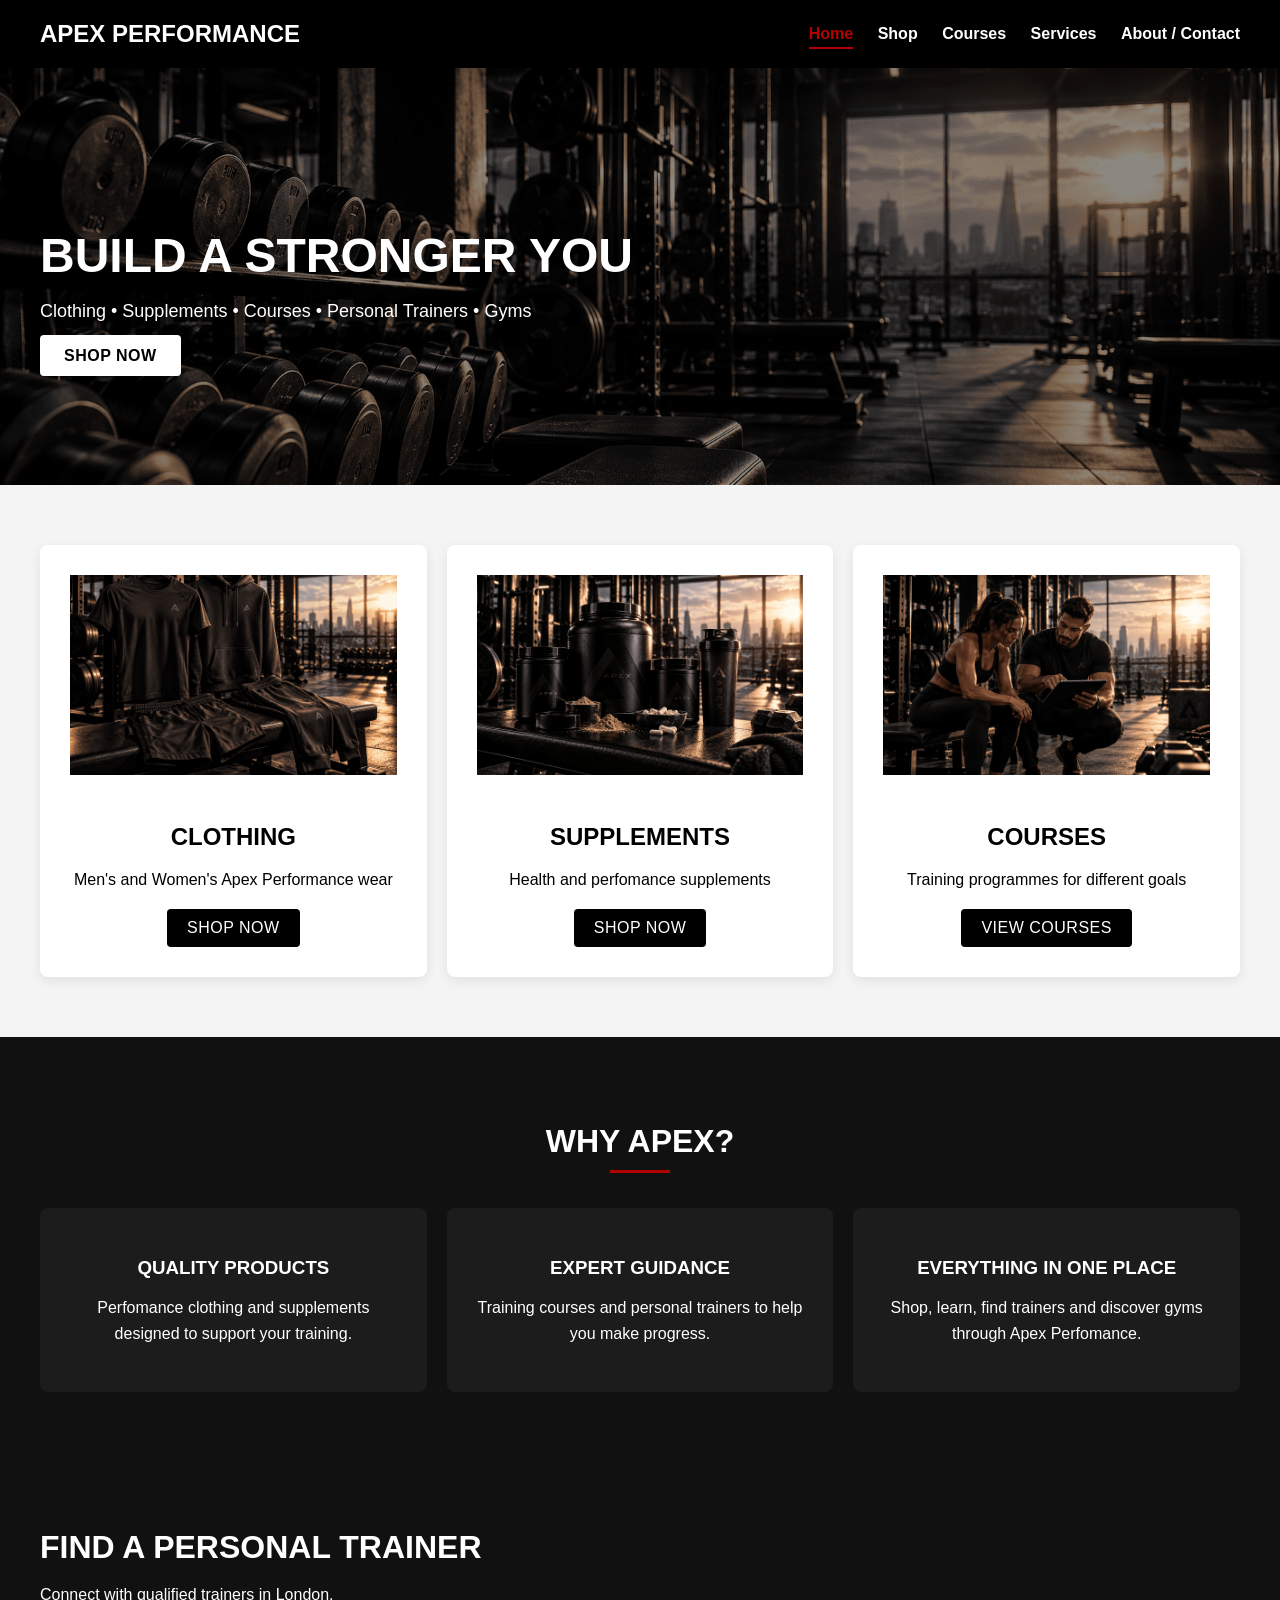
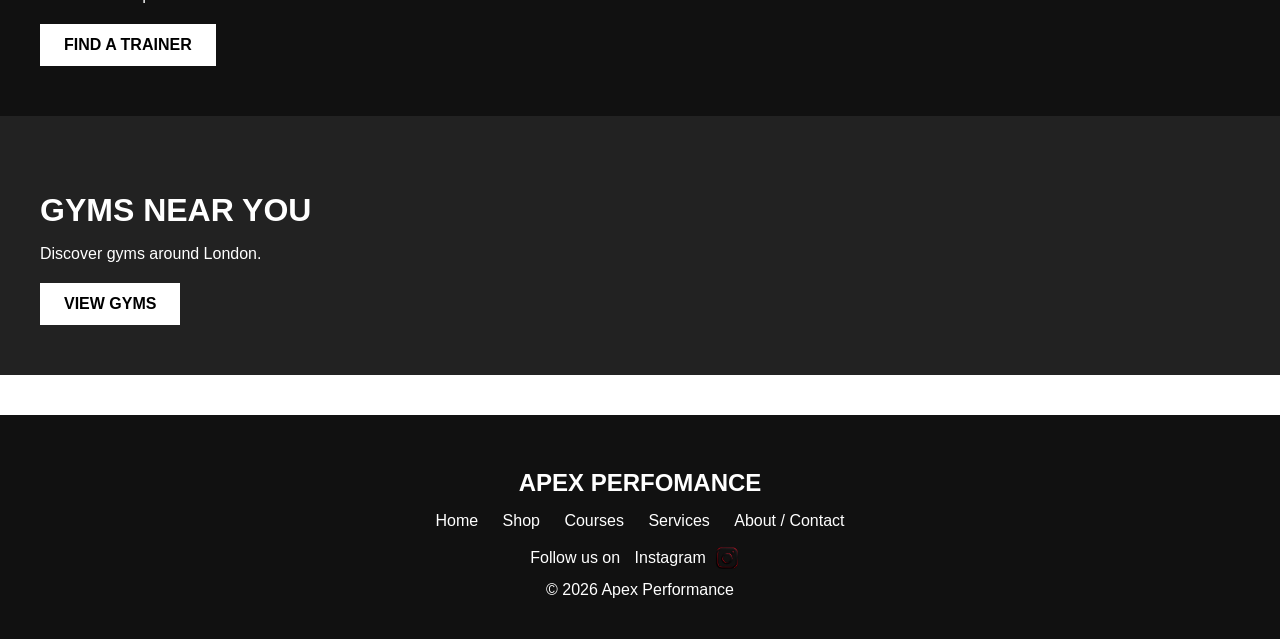
<file: index.html>
<!DOCTYPE html>
<html lang="en">

<head>
    <meta charset="UTF-8">
    <meta name="viewport" content="width=device-width", initial-scale=1.0>
    <title>Apex Perfomance</title>
    <link rel="stylesheet" href="css/style.css">
</head>

<body>

    <header>
        <h1>APEX PERFORMANCE</h1>

        <nav>
            <a href="index.html" class="active">Home</a>
            <div class="dropdown">
                <a href="shop.html">Shop</a>
                <div class="dropdown-menu">
                    <a href="shop.html#MEN">Men's Clothes</a>
                    <a href="shop.html#WOMEN">Women's Clothes</a>
                    <a href="shop.html#Supplements">Supplements</a>
                </div>
            </div>
            <a href="courses.html">Courses</a>
            <div class="dropdown">
                <a href="trainers.html">Services</a>
                <div class="dropdown-menu">
                    <a href="trainers.html#trainer">Trainers</a>
                    <a href="trainers.html#gyms">Gyms</a>
                </div>
            </div>
            <a href="contact.html">About / Contact</a>
        </nav>
    </header>
   

    <section class="hero">
        <div class="Hero-text">
            <h2>BUILD A STRONGER YOU</h2>

            <p>
                Clothing • Supplements • Courses • Personal Trainers • Gyms
            </p>

            <a href="shop.html" class="hero-button">SHOP NOW</a>
        </div>
    </section>

    <section class="categories">

        <div class="category-card">
            <img src="images/clothing.png" alt="Apex clothing">

            <h3>CLOTHING</h3>
            <p>Men's and Women's Apex Performance wear</p>
            <a href="shop.html">SHOP NOW</a>
        </div>

        <div class="category-card">
            <img src="images/supplements.png" alt="Apex supplements">

            <h3>SUPPLEMENTS</h3>
            <p>Health and perfomance supplements</p>
            <a href="shop.html#Supplements">SHOP NOW</a>
        </div>

        <div class="category-card">
            <img src="images/courses.png" alt="Apex courses">

            <h3>COURSES</h3>
            <p>Training programmes for different goals</p>
            <a href="courses.html">VIEW COURSES</a>
        </div>

    </section>

    <section class="why-apex">
        <h2>WHY APEX?</h2>
        <div class="why-cards">
            <div class="why-card">
                <h3>QUALITY PRODUCTS</h3>
                <p>Perfomance clothing and supplements designed to support your training.</p>
            </div>

            <div class="why-card">
                <h3>EXPERT GUIDANCE</h3>
                <p>Training courses and personal trainers to help you make progress.</p>
            </div>

            <div class="why-card">
                <h3>EVERYTHING IN ONE PLACE</h3>
                <p>Shop, learn, find trainers and discover gyms through Apex Perfomance.</p>
            </div>

        </div>

    </section>

    <section class="trainer-section">
        <h2>FIND A PERSONAL TRAINER</h2>
        <p>Connect with qualified trainers in London.</p>
        <a href="trainers.html">FIND A TRAINER</a>
    </section>

    <section class="gym-section">
        <h2>GYMS NEAR YOU</h2>
        <p>Discover gyms around London.</p>
        <a href="trainers.html">VIEW GYMS</a>
    </section>

    <footer>
        <h3>APEX PERFOMANCE</h3>

        <p>
            <a href="index.html">Home</a>
            <a href="shop.html">Shop</a>
            <a href="courses.html">Courses</a>
            <a href="trainers.html">Services</a>
            <a href="contact.html">About / Contact</a>

        </p>

        <p class="social-links">
            Follow us on
            <a href="https://www.instagram.com/dani.fortunaa/" target="_blank" rel="noopener">
                Instagram
                <img src="images/Glossy Black and Crimson Instagram Icon.png" alt="Instagram Logo">
            </a>
        </p>

        <p>© 2026 Apex Performance</p>

    </footer>

</body>

</html>
</file>
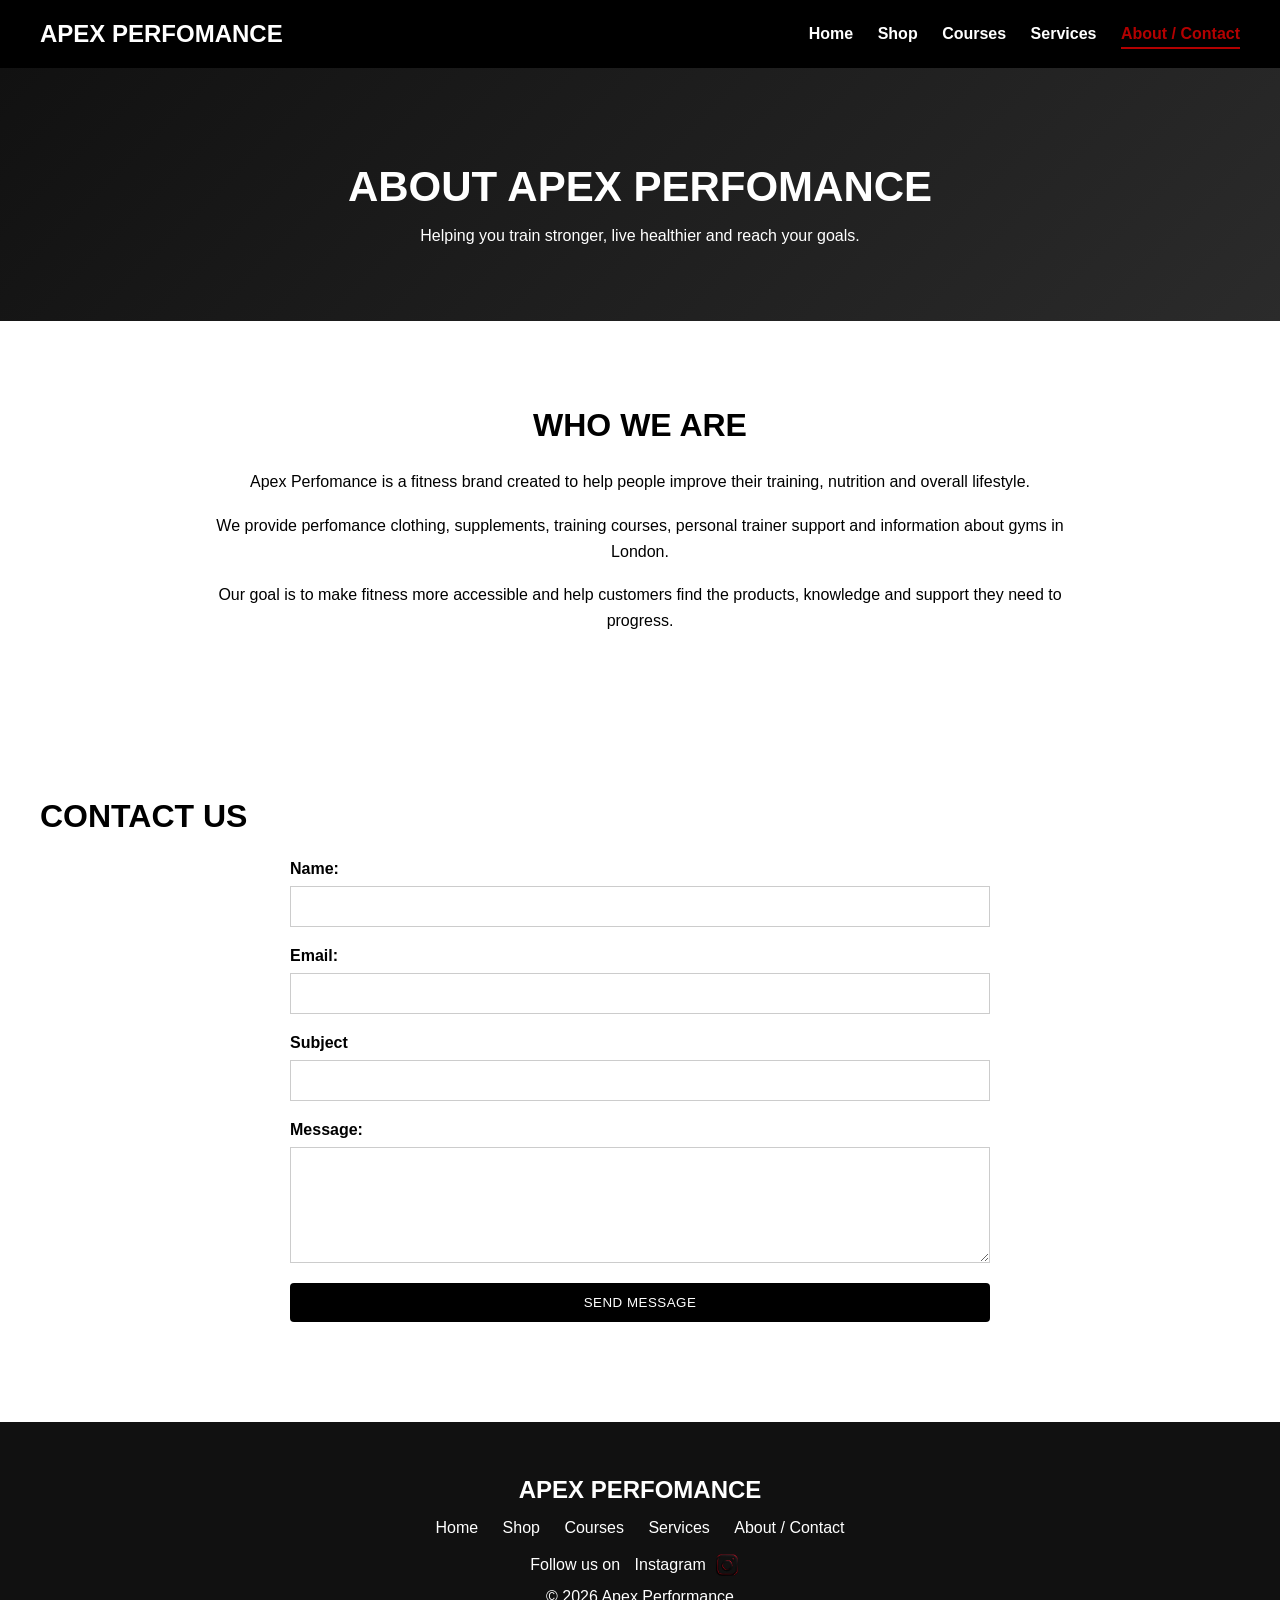
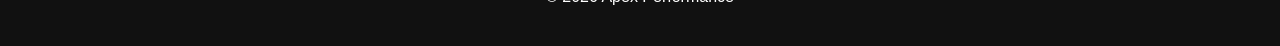
<file: contact.html>
<!DOCTYPE html>
<html lang="en">

<head>
    <meta charset="UTF-8">
    <meta name="viewport" content="width=device-width, initial-scale=1.0">
    <title>Apex Perfomance - About & Contact</title>
    <link rel="stylesheet" href="css/style.css">
</head>

<body>

    <header>
        <h1>APEX PERFOMANCE</h1>

        <nav>
            <a href="index.html">Home</a>
            <div class="dropdown">
                <a href="shop.html">Shop</a>
                <div class="dropdown-menu">
                    <a href="shop.html#MEN">Men's Clothes</a>
                    <a href="shop.html#WOMEN">Women's Clothes</a>
                    <a href="shop.html#Supplements">Supplements</a>
                </div>
            </div>
            <a href="courses.html">Courses</a>
            <div class="dropdown">
                <a href="trainers.html">Services</a>
                <div class="dropdown-menu">
                    <a href="trainers.html#trainer">Trainers</a>
                    <a href="trainers.html#gyms">Gyms</a>
                </div>
            </div>
            <a href="contact.html" class="active">About / Contact</a>
        </nav>
    </header>

    <main>

        <section class="contact-hero">
            <h2>ABOUT APEX PERFOMANCE</h2>
            <p>Helping you train stronger, live healthier and reach your goals.</p>
        </section>

        <section class="about-section">
            <h2>WHO WE ARE</h2>
            <p>
                Apex Perfomance is a fitness brand created to help people improve their training, nutrition and overall lifestyle.
            </p>

            <p>
                We provide perfomance clothing, supplements, training courses, personal trainer support and information about gyms in London.
            </p>

            <p>
                Our goal is to make fitness more accessible and help customers find the products, knowledge and support they need to progress.
            </p>
        </section>

        <section class="contact-section">
            <h2>CONTACT US</h2>
            <form>

                <label for="name">Name:</label>
                <input type="text" id="name" name="name">

                <label for="email">Email:</label>
                <input type="email" id="email" name="email">
                
                <label for="subject">Subject</label>
                <input type="text" id="subject" name="subject">

                <label for="message">Message:</label>
                <textarea id="message" name="message" rows="6"></textarea>

                <button type="submit">SEND MESSAGE</button>
            </form>

        </section>
    </main>

    <footer>
        <h3>APEX PERFOMANCE</h3>

        <p>
            <a href="index.html">Home</a>
            <a href="shop.html">Shop</a>
            <a href="courses.html">Courses</a>
            <a href="trainers.html">Services</a>
            <a href="contact.html">About / Contact</a>
        </p>
        <p class="social-links">
            Follow us on
            <a href="https://www.instagram.com/dani.fortunaa/" target="_blank" rel="noopener">
                Instagram
                <img src="images/Glossy Black and Crimson Instagram Icon.png" alt="Instagram Logo">
            </a>
        </p>
        <p>© 2026 Apex Performance</p>
    </footer>
</body>
</html>
</file>
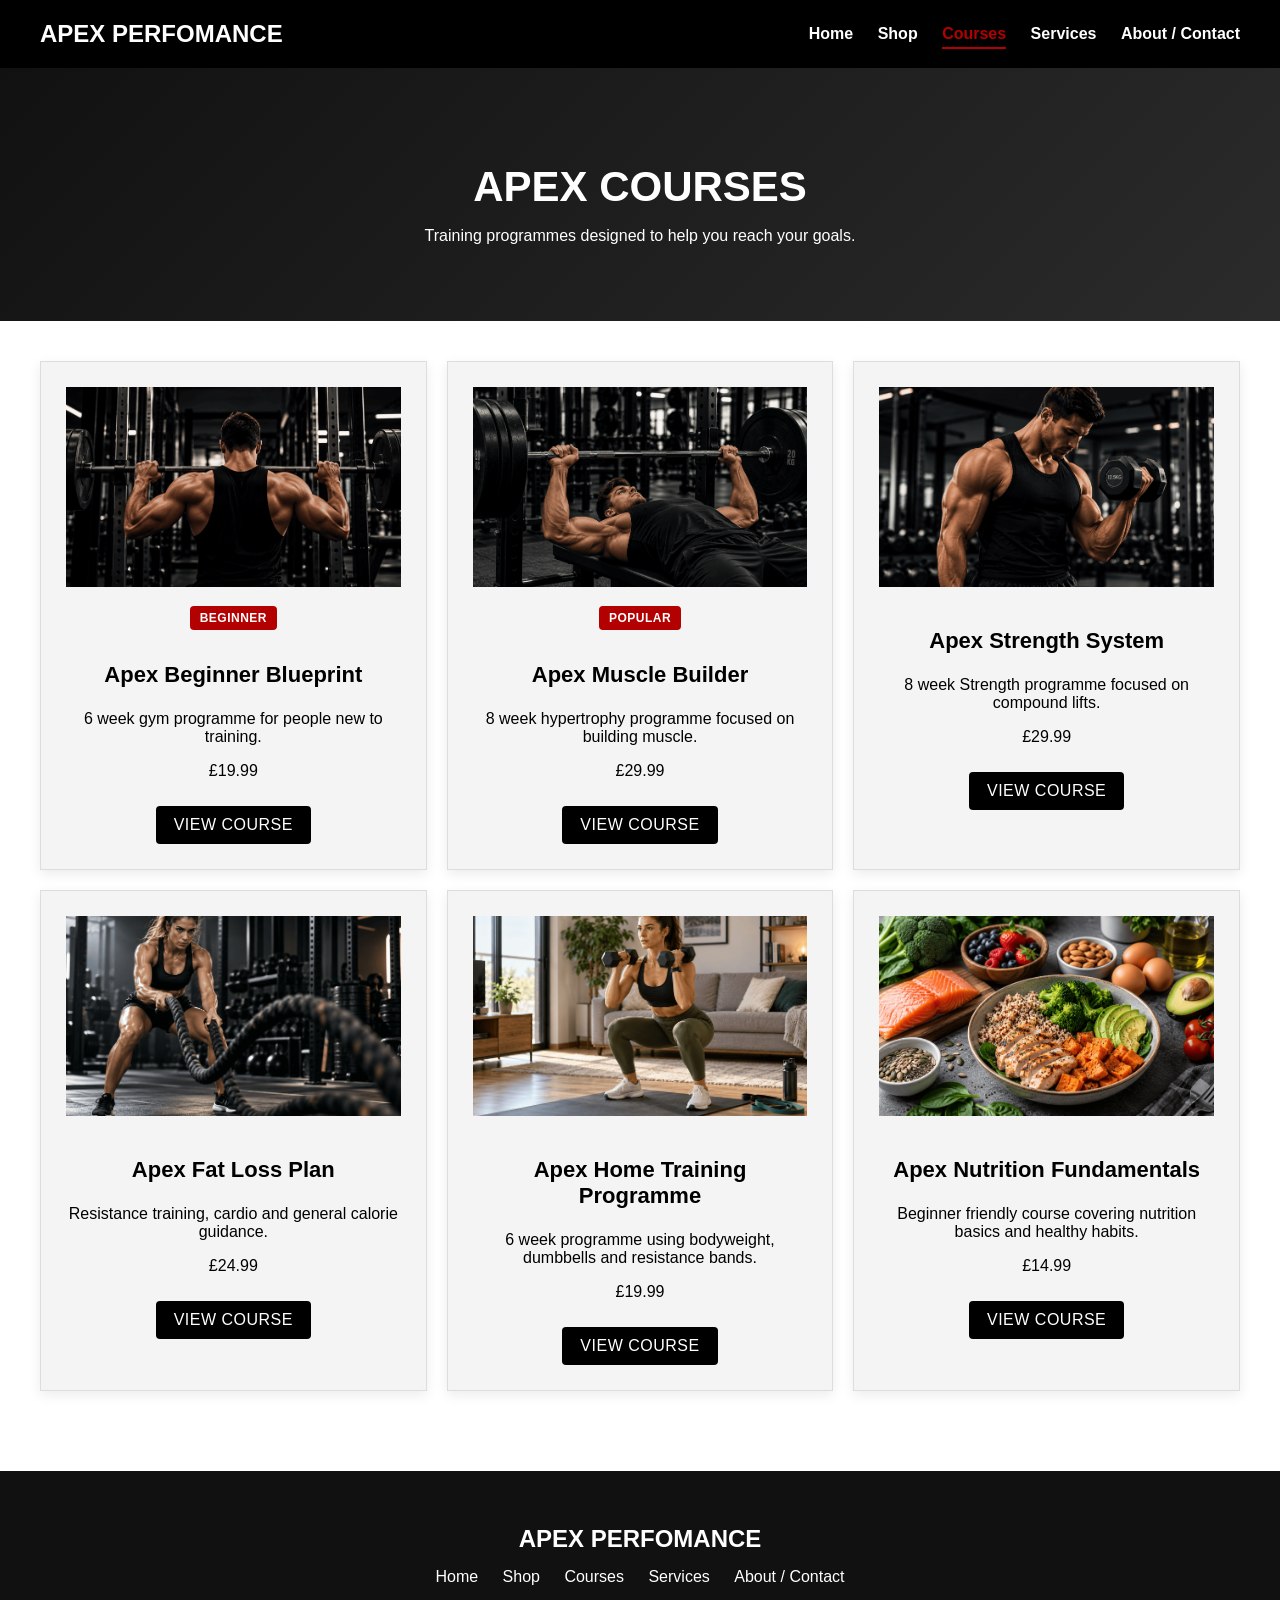
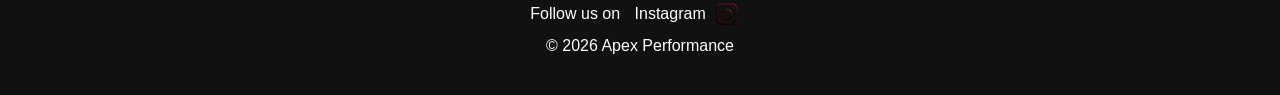
<file: courses.html>
<!DOCTYPE html>
<html lang="en">

<head>
    <meta charset="UTF-8">
    <meta name="viewport" content="width=device-width, initial-scale=1.0">
    <title>Apex Perfomance Courses</title>
    <link rel="stylesheet" href="css/style.css">
</head>

<body>

    <header>
        <h1>APEX PERFOMANCE</h1>

        <nav>
            <a href="index.html">Home</a>
            <div class="dropdown">
                <a href="shop.html">Shop</a>
                <div class="dropdown-menu">
                    <a href="shop.html#MEN">Men's Clothes</a>
                    <a href="shop.html#WOMEN">Women's Clothes</a>
                    <a href="shop.html#Supplements">Supplements</a>
                </div>
            </div>
            <a href="courses.html" class="active">Courses</a>
            <div class="dropdown">
                <a href="trainers.html">Services</a>
                <div class="dropdown-menu">
                    <a href="trainers.html#trainer">Trainers</a>
                    <a href="trainers.html#gyms">Gyms</a>
                </div>
            </div>
            <a href="contact.html">About / Contact</a>
        </nav>
    </header>


    <main>

        <section class="courses-hero">
            <h2>APEX COURSES</h2>
            <p>Training programmes designed to help you reach your goals.</p>
        </section>

        <section class="courses-section">

            <div class="course-card">
                <img src="images/beginner.png" alt="Apex Beginner Blueprint">
                <span class="badge">BEGINNER</span>
                     
                <h3>Apex Beginner Blueprint</h3>
                <p>6 week gym programme for people new to training.</p>
                <p>£19.99</p>
                <a href="#">VIEW COURSE</a>
            </div>

            <div class="course-card">
                <img src="images/muscle.png" alt="Apex Muscle Builder">
                <span class="badge">POPULAR</span>

                <h3>Apex Muscle Builder</h3>
                <p>8 week hypertrophy programme focused on building muscle.</p>
                <p>£29.99</p>
                <a href="#">VIEW COURSE</a>
            </div>

            <div class="course-card">
                <img src="images/Focused Dumbbell Curl in the Gym.png" alt="Apex Strength System">

                <h3>Apex Strength System</h3>
                <p>8 week Strength programme focused on compound lifts.</p>
                <p>£29.99</p>
                <a href="#">VIEW COURSE</a>
            </div>

            <div class="course-card">
                <img src="images/Intense Battle Rope Training Session.png" alt="Apex Fat Loss Plan">

                <h3>Apex Fat Loss Plan</h3>
                <p>Resistance training, cardio and general calorie guidance.</p>
                <p>£24.99</p>
                <a href="#">VIEW COURSE</a>
            </div>

            <div class="course-card">
                <img src="images/Home Living Room Dumbbell Squat.png" alt="Apex Home Training Programme">

                <h3>Apex Home Training Programme</h3>
                <p>6 week programme using bodyweight, dumbbells and resistance bands.</p>
                <p>£19.99</p>
                <a href="#">VIEW COURSE</a>
            </div>

            <div class="course-card">
                <img src="images/Healthy Grilled Chicken Buddha Bowl.png" alt="Apex Nutrition Fundamentals">

                <h3>Apex Nutrition Fundamentals</h3>
                <p>Beginner friendly course covering nutrition basics and healthy habits.</p>
                <p>£14.99</p>
                <a href="#">VIEW COURSE</a>
            </div>

        </section>

    </main>

    <footer>
        <h3>APEX PERFOMANCE</h3>

        <p>
            <a href="index.html">Home</a>
            <a href="shop.html">Shop</a>
            <a href="courses.html">Courses</a>
            <a href="trainers.html">Services</a>
            <a href="contact.html">About / Contact</a>
        </p>
        <p class="social-links">
            Follow us on
            <a href="https://www.instagram.com/dani.fortunaa/" target="_blank" rel="noopener">
                Instagram
                <img src="images/Glossy Black and Crimson Instagram Icon.png" alt="Instagram Logo">
            </a>
        </p>

        <p>© 2026 Apex Performance</p>
    </footer>

</body>
</html>
</file>
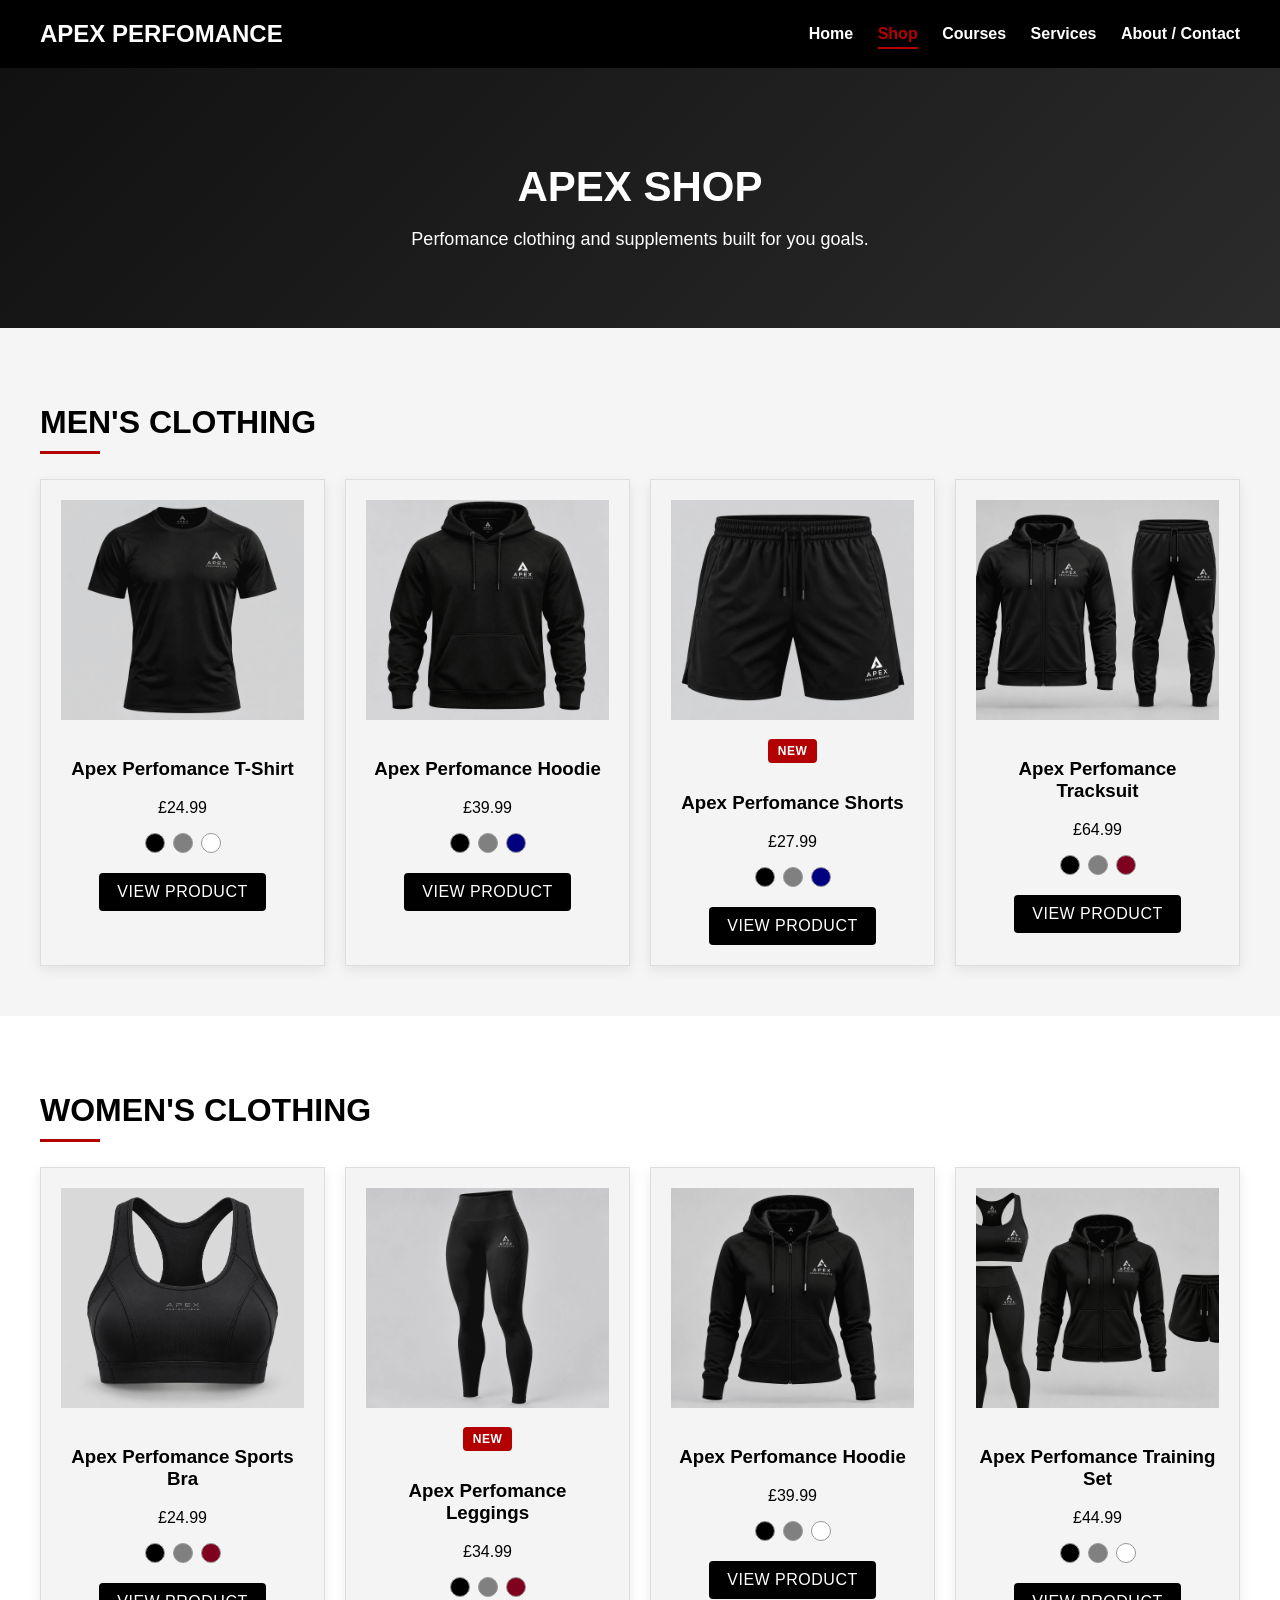
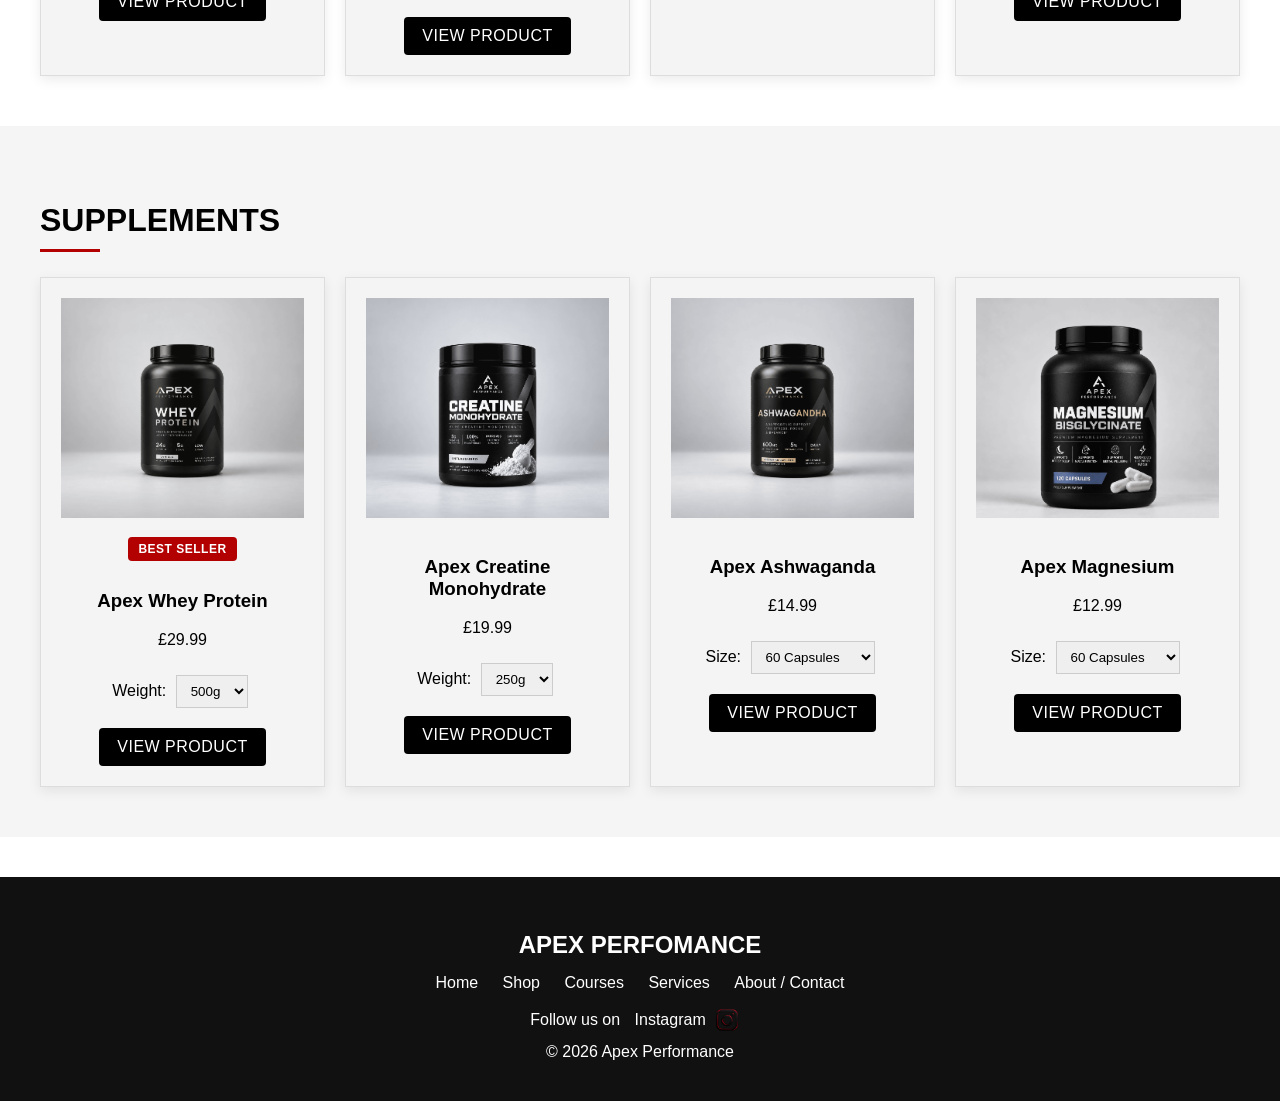
<file: shop.html>
<!DOCTYPE html>
<html lang="en">

<head>
    <meta charset="UTF-8">
    <meta name="viewport" content="width=device-width, initial-scale=1.0">
    <title>Apex Perfomance Shop</title>
    <link rel="stylesheet" href="css/style.css">
</head>

<body>

    <header>
        <h1>APEX PERFOMANCE</h1>

        <nav>
            <a href="index.html">Home</a>
            <div class="dropdown">
                <a href="shop.html" class="active">Shop</a>
                <div class="dropdown-menu">
                    <a href="shop.html#MEN">Men's Clothes</a>
                    <a href="shop.html#WOMEN">Women's Clothes</a>
                    <a href="shop.html#Supplements">Supplements</a>
                </div>
            </div>
            <a href="courses.html">Courses</a>
            <div class="dropdown">
                <a href="trainers.html">Services</a>
                <div class="dropdown-menu">
                    <a href="trainers.html#trainer">Trainers</a>
                    <a href="trainers.html#gyms">Gyms</a>
                </div>
            </div>
            <a href="contact.html">About / Contact</a>
        </nav>
    </header>

    <main>
        <section class="shop-hero">
        <h2>APEX SHOP</h2>
        <p>Perfomance clothing and supplements built for you goals.</p>
       </section>

        <section id="MEN" class="shop-section">

            <h2>MEN'S CLOTHING</h2>

            <div class="products">
                <div class="product-card">
                    <img src="images/T-shirt.png" alt="Apex Perfomance T-Shirt">

                    <h3>Apex Perfomance T-Shirt</h3>
                    <p>£24.99</p>

                    <div class="colour-options">
                        <span class="colour black"></span>
                        <span class="colour grey"></span>
                        <span class="colour white"></span>
                    </div>

                    <a href="#">VIEW PRODUCT</a>
                </div>

                <div class="product-card">
                    <img src="images/blackhoodie.png" alt="Apex Perfomance Hoodie">

                    <h3>Apex Perfomance Hoodie</h3>
                    <p>£39.99</p>
                     <div class="colour-options">
                        <span class="colour black"></span>
                        <span class="colour grey"></span>
                        <span class="colour navy"></span>
                    </div>
                    
                    <a href="#">VIEW PRODUCT</a>
                </div>

                <div class="product-card">
                    <img src="images/blackshorts.png" alt="Apex Perfomance Shorts">
                    <span class="badge">NEW</span>

                    <h3>Apex Perfomance Shorts</h3>
                    <p>£27.99</p>
                     <div class="colour-options">
                        <span class="colour black"></span>
                        <span class="colour grey"></span>
                        <span class="colour navy"></span>
                    </div>

                    <a href="#">VIEW PRODUCT</a>
                </div>

                <div class="product-card">
                    <img src="images/tracksuit1.png" alt="Apex Perfomance Tracksuit">

                    <h3>Apex Perfomance Tracksuit</h3>
                    <p>£64.99</p>
                     <div class="colour-options">
                        <span class="colour black"></span>
                        <span class="colour grey"></span>
                        <span class="colour burgundy"></span>
                    </div>
                    
                    <a href="#">VIEW PRODUCT</a>
                </div>

            </div>

        </section>

        <section id="WOMEN" class="shop-section">

            <h2>WOMEN'S CLOTHING</h2>

            <div class="products">

                <div class="product-card">
                    <img src="images/Black Apex Performance Sports Bra.png" alt="Apex Perfomance Sports Bra">

                    <h3>Apex Perfomance Sports Bra</h3>
                    <p>£24.99</p>

                     <div class="colour-options">
                        <span class="colour black"></span>
                        <span class="colour grey"></span>
                        <span class="colour burgundy"></span>
                    </div>
                    
                    <a href="#">VIEW PRODUCT</a>
                </div>

                <div class="product-card">
                    <img src="images/Black Apex Performance Leggings.png" alt="Apex Perfomance Leggings">
                    <span class="badge">NEW</span>
                    
                    <h3>Apex Perfomance Leggings</h3>
                    <p>£34.99</p>

                     <div class="colour-options">
                        <span class="colour black"></span>
                        <span class="colour grey"></span>
                        <span class="colour burgundy"></span>
                    </div>
                    
                    <a href="#">VIEW PRODUCT</a>
                </div>

                <div class="product-card">
                    <img src="images/Black Apex Performance Hoodie.png" alt="Apex Perfomance Hoodie">

                    <h3>Apex Perfomance Hoodie</h3>
                    <p>£39.99</p>

                     <div class="colour-options">
                        <span class="colour black"></span>
                        <span class="colour grey"></span>
                        <span class="colour white"></span>
                    </div>
                    
                    <a href="#">VIEW PRODUCT</a>
                </div>

                <div class="product-card">
                    <img src="images/APEX Performance Black Athletic Set.png" alt="Apex Perfomance Athletic Set">

                    <h3>Apex Perfomance Training Set</h3>
                    <p>£44.99</p>
                  <div class="colour-options">
                        <span class="colour black"></span>
                        <span class="colour grey"></span>
                        <span class="colour white"></span>
                    </div>  
                    <a href="#">VIEW PRODUCT</a>
                </div>
          
            </div>
            
        </section>

        <section id="Supplements" class="shop-section">

         <h2>SUPPLEMENTS</h2>

            <div class="products">

                <div class="product-card">
                    <img src="images/APEX Vanilla Whey Protein Tub.png" alt="Apex Perfomance Vanilla Whey">
                    <span class="badge">BEST SELLER</span>

                    <h3>Apex Whey Protein</h3>
                    <p>£29.99</p>

                    <label for="whey-size">Weight:</label>

                    <select id="whey-size">
                        <option>500g</option>
                        <option>1kg</option>
                        <option>2kg</option>
                    </select>

                    <a href="#">VIEW PRODUCT</a>
                </div>

                <div class="product-card">
                    <img src="images/Apex Creatine Monohydrate Tub.png" alt="Apex Perfomance Creatine Monohydrate">

                    <h3>Apex Creatine Monohydrate</h3>
                    <p>£19.99</p>
             
                    <label for="creatine-size">Weight:</label>
                       
                    <select id="creatine-size">
                        <option>250g</option>
                        <option>500g</option>
                        <option>1kg</option>
                    </select>
                   
                    <a href="#">VIEW PRODUCT</a>
                </div>

                <div class="product-card">
                    <img src="images/Matte Black Ashwagandha Supplement Bottle.png" alt="Apex Perfomance Ashwaganda">

                    <h3>Apex Ashwaganda</h3>
                    <p>£14.99</p>

                    <label for="ashwagandha-size">Size:</label>

                    <select id="ashwagandha-size">
                        <option>60 Capsules</option>
                        <option>90 Capsules</option>
                        <option>120 Capsules</option>
                    </select>

                    <a href="#">VIEW PRODUCT</a>
                </div>

                <div class="product-card">
                    <img src="images/Apex Magnesium Bisglycinate Supplement Bottle.png" alt="Apex Perfomance Magnesium">

                    <h3>Apex Magnesium</h3>
                    <p>£12.99</p>

                    <label for="magnesium-size">Size:</label>

                    <select id="magnesium-size">
                        <option>60 Capsules</option>
                        <option>90 Capsules</option>
                        <option>120 Capsules</option>
                    </select>

                    <a href="#">VIEW PRODUCT</a>
                </div>

            </div>

        </section>
    </main>

    <footer>
        <h3>APEX PERFOMANCE</h3>

        <p>
            <a href="index.html">Home</a>
            <a href="shop.html">Shop</a>
            <a href="courses.html">Courses</a>
            <a href="trainers.html">Services</a>
            <a href="contact.html">About / Contact</a>
        </p>
        <p class="social-links">
            Follow us on
            <a href="https://www.instagram.com/dani.fortunaa/" target="_blank" rel="noopener">
                Instagram
                <img src="images/Glossy Black and Crimson Instagram Icon.png" alt="Instagram Logo">
            </a>
        </p>

        <p>© 2026 Apex Performance</p>
    </footer>
</body>
</html>
</file>
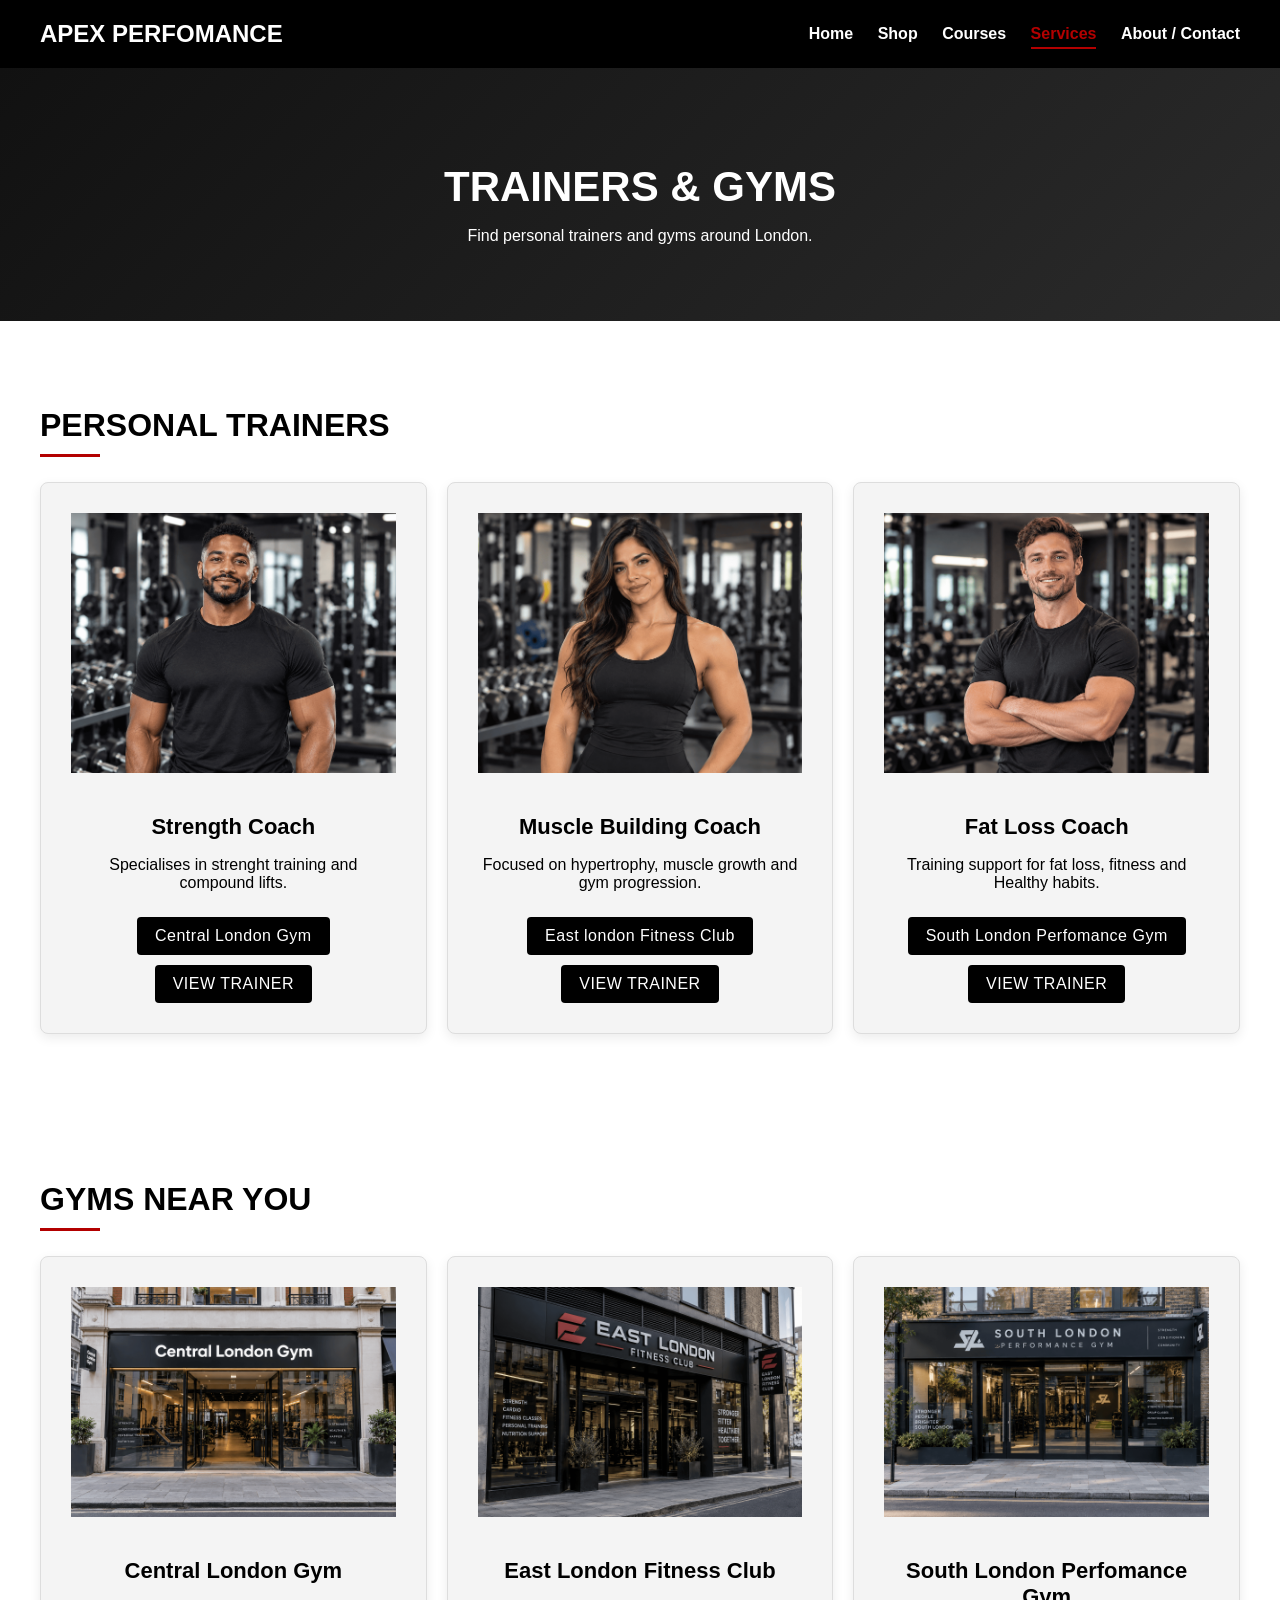
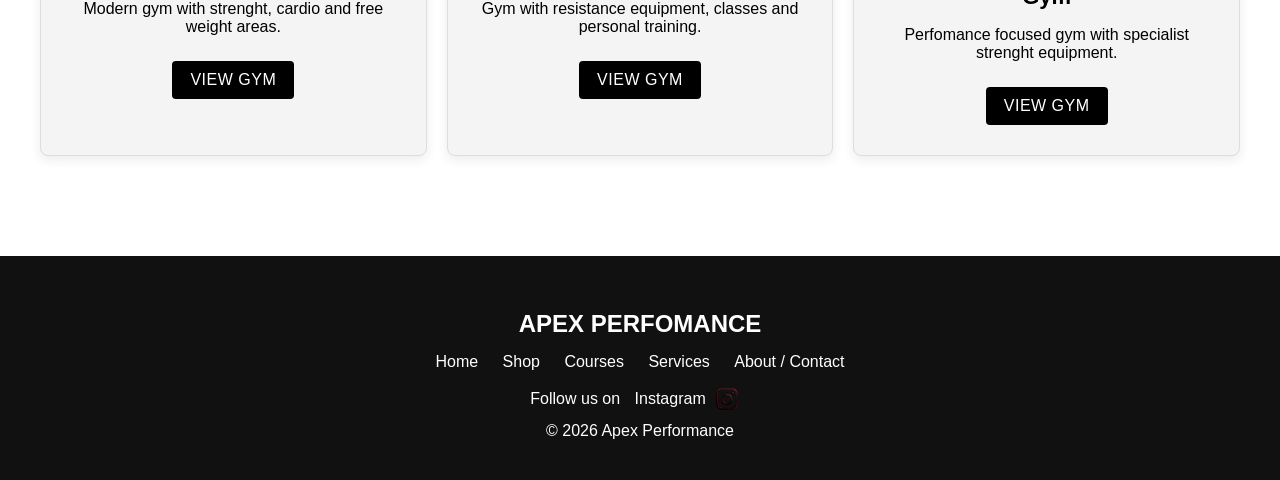
<file: trainers.html>
<!DOCTYPE html>
<html lang="en">

<head>
    <meta charset="UTF-8">
    <meta name="viewport" content="width=device-width, initial-scale=1.0">
    <title>Apex Perfomance Trainers & Gyms</title>
    <link rel="stylesheet" href="css/style.css">
</head>

<body>

    <header>
        <h1>APEX PERFOMANCE</h1>

        <nav>
            <a href="index.html">Home</a>
            <div class="dropdown">
                <a href="shop.html">Shop</a>
                <div class="dropdown-menu">
                    <a href="shop.html#MEN">Men's Clothes</a>
                    <a href="shop.html#WOMEN">Women's Clothes</a>
                    <a href="shop.html#Supplements">Supplements</a>
                </div>
            </div>
            <a href="courses.html">Courses</a>
            <div class="dropdown">
                <a href="trainers.html" class="active">Services</a>
                <div class="dropdown-menu">
                    <a href="trainers.html#trainer">Trainers</a>
                    <a href="trainers.html#gyms">Gyms</a>
                </div>
            </div>
            <a href="contact.html">About / Contact</a>
        </nav>
    </header>

    <main>

        <section class="trainers-hero">
            <h2>TRAINERS & GYMS</h2>
            <p>Find personal trainers and gyms around London.</p>
        </section>

        <section id="trainer" class="trainers-section">
            <h2>PERSONAL TRAINERS</h2>

            <div class="trainer-cards">

                <div class="trainer-card">
                    <img src="images/Strengh.png" alt="Strength Coach">
                    <h3>Strength Coach</h3>
                    <p>Specialises in strenght training and compound lifts.</p>
                    <a href="#clg">Central London Gym</a>
                    <a href="#">VIEW TRAINER</a>
                </div>

                <div class="trainer-card">
                    <img src="images/Fattloss.png" alt="Muscle Building coach">
                    <h3>Muscle Building Coach</h3>
                    <p>Focused on hypertrophy, muscle growth and gym progression.</p>
                    <a href="#elg">East london Fitness Club</a>
                    <a href="#">VIEW TRAINER</a>
                </div>

                <div class="trainer-card">
                    <img src="images/power.png" alt="Fat Loss Coach">
                    <h3>Fat Loss Coach</h3>
                    <p>Training support for fat loss, fitness and Healthy habits.</p>
                    <a href="#slpg">South London Perfomance Gym</a>
                    <a href="#">VIEW TRAINER</a>
                </div>

            </div>

        </section>

        <section id="gyms" class="gyms-section">

            <h2>GYMS NEAR YOU</h2>

            <div class="gym-cards">

                <div id="clg" class="gym-card">
                    <img src="images/Central London Gym Entrance.png" alt="Central London Gym">
                    <h3>Central London Gym</h3>
                    <p>Modern gym with strenght, cardio and free weight areas.</p>
                    <a href="#">VIEW GYM</a>
                </div>

                <div id="elg" class="gym-card">
                    <img src="images/East London Fitness Club Entrance.png" alt="East London Fitness Club">
                    <h3>East London Fitness Club</h3>
                    <p>Gym with resistance equipment, classes and personal training.</p>
                    <a href="#">VIEW GYM</a>
                </div>

                <div id="slpg" class="gym-card">
                    <img src="images/South London Performance Gym Facade.png" alt="South London Perfomance Gym">
                    <h3>South London Perfomance Gym</h3>
                    <p>Perfomance focused gym with specialist strenght equipment.</p>
                    <a href="#">VIEW GYM</a>
                </div>

            </div>

        </section>

    </main>

    <footer>
        <h3>APEX PERFOMANCE</h3>

        <p>
            <a href="index.html">Home</a>
            <a href="shop.html">Shop</a>
            <a href="courses.html">Courses</a>
            <a href="trainers.html">Services</a>
            <a href="contact.html">About / Contact</a>
        </p>
        <p class="social-links">
            Follow us on
            <a href="https://www.instagram.com/dani.fortunaa/" target="_blank" rel="noopener">
                Instagram
                <img src="images/Glossy Black and Crimson Instagram Icon.png" alt="Instagram Logo">
            </a>
        </p>
        <p>© 2026 Apex Performance</p>
    </footer>

</body>
</html>
</file>
<file: css/style.css>
html {
    scroll-behavior: smooth;
}

body {
    margin: 0;
    font-family: Arial, sans-serif;
}

header {
    background-color: black;
    color: white;
    padding: 20px 40px;

    display: flex;
    justify-content: space-between;
    align-items: center;
}

nav a {
    color: white;
    text-decoration: none;
    margin-left: 20px;
    font-weight: bold;
    transition: 0.3s;
}

nav > a.active,
.dropdown > a.active {
    color:#b30000;
    border-bottom: 2px solid #b30000;
    padding-bottom: 5px;
}

header h1 {
    margin: 0;
    font-size: 24px;
}

nav a:hover {
    color: #b30000;
}

.hero {
    background-image:
         linear-gradient(rgba(0, 0, 0, 0.45), rgba(0, 0, 0, 0.45)),
         url("../images/hero.png");

    background-size: cover;
    background-position: center;
    color: white;
    padding: 120px 40px;
}

.hero h2 {
    font-size: 48px;
    margin-bottom: 15px;
}

.hero p {
    font-size: 18px;
    margin-bottom: 25px;
}

.hero-button {
    background-color: white;
    color: black;
    text-decoration: none;
    padding: 12px 24px;
    font-weight: bold;
}

.categories {
    display: flex;
    flex-direction: row;
    gap: 20px;
    padding: 60px 40px;
    background-color: #f4f4f4;
}

.category-card {
    flex: 1;
    background-color: white;
    padding: 30px;
    text-align: center;
    box-shadow: 0 4px 12px rgba(0, 0, 0, 0.08);
    border-radius: 8px;
    overflow: hidden;
    transition: 0.3s;
}

.category-card h3 {
    font-size: 24px;
    margin-bottom: 20px;
}

.category-card p {
    margin-bottom: 20px;
}

.category-card a {
    display: inline-block;
    background-color: black;
    color: white;
    text-decoration: none;
    padding: 10px 20px;
}

.category-card img {
    width: 100%;
    height: 200px;
    object-fit: cover;
    margin-bottom: 20px;
}

.trainer-section {
    background-color: #111;
    color: white;
    padding: 50px 40px;
}

.trainer-section h2 {
    font-size: 32px;
    margin-bottom: 20px;
}

.trainer-section p {
    margin-bottom: 20px;
}


.trainer-section a {
    display: inline-block;
    background-color: white;
    color: black;
    text-decoration: none;
    padding: 12px 24px;
    font-weight: bold;
}

.gym-section {
    background-color: #222;
    color: white;
    padding: 50px 40px;

}

.gym-section h2 {
    font-size: 32px;
    margin-bottom: 10px;
}

.gym-section p {
    margin-bottom: 20px;
}

.gym-section a {
    display: inline-block;
    background-color: white;
    color: black;
    text-decoration: none;
    padding: 12px 24px;
    font-weight: bold;
}

footer {
    background-color: #111;
    color: white;
    text-align: center;
    padding: 30px 20px;
    margin-top: 40px;
}

footer h3 {
    font-size: 24px;
    margin-bottom: 15px;
}

footer a {
    color: white;
    text-decoration: none;
    margin: 0 10px;
    transition: 0.3s;
}

footer a:hover {
    color: #b30000;
}

footer p {
    margin: 10px 0;
}

.hero-button:hover,
.category-card a:hover,
.trainer-section a:hover,
.gym-section a:hover {
    background-color: gray;
    color: white;
}

.hero-button,
.category-card a,
.trainer-section a,
.gym-section a {
    transition: 0.3s;
}

.category-card {
    transition: 0.3s;
}

.category-card:hover {
    transform: translateY(-5px);
    box-shadow: 0 8px 20px rgba(0, 0, 0, 0.15);
}

.shop-section {
    padding: 40px;
}

.products {
    display: flex;
    gap: 20px;
}

.product-card {
    flex: 1;
    background-color: #f4f4f4;
    padding: 20px;
    text-align: center;
    box-shadow: 0 4px 12px rgba(0, 0, 0, 0.08);

}

.product-card img {
    width: 100%;
    height: 220px;
    object-fit: cover;
    margin-bottom: 15px;
}

.shop-section {
    padding: 50px 40px;
}

.shop-section h2 {
    font-size: 32px;
    margin-bottom: 25px;
}

.product-card {
    border: 1px solid #ddd;
    transition: 0.3s;
}

.product-card:hover {
    transform: translateY(-5px);
    box-shadow: 0 8px 20px rgba(0, 0, 0, 0.15);
}

.shop-hero {
    background: linear-gradient(135deg, #111, #2b2b2b);
    color: white;
    text-align: center;
    padding: 60px 20px;
}

.shop-hero h2 {
    font-size: 42px;
    margin-bottom: 10px;
}

.shop-hero p {
    font-size: 18px;
}

.product-card a {
    display: inline-block;
    background-color: black;
    color: white;
    text-decoration: none;
    padding: 10px 18px;
    margin-top: 10px;
}

.product-card a:hover {
    background-color: gray;
    transform: translateY(-5px);
    box-shadow: 0 8px 20px rgba(0, 0, 0, 0.15);
}

.colour-options {
    display: flex;
    justify-content: center;
    gap: 8px;
    margin: 10px 0;
}

.colour {
    width: 18px;
    height: 18px;
    border-radius: 50%;
    border: 1px solid #999;
}

.black {
    background-color: black;
}

.grey {
    background-color: grey;
}

.white {
    background-color: white;
}

.navy {
    background-color: navy;
}

.burgundy {
    background-color: #800020;
}

.product-card select {
    padding: 7px 10px;
    margin: 10px 5px;
    border: 1px solid #ccc;
}

.courses-hero {
    background: linear-gradient(135deg, #111, #2b2b2b);
    color: white;
    text-align: center;
    padding: 60px 20px;
}

.courses-hero h2 {
    font-size: 42px;
    margin-bottom: 10px;
}

.courses-section {
    display: grid;
    grid-template-columns: repeat(3, 1fr);
    gap: 20px;
    padding: 40px;
}

.course-card {
    background-color: #f4f4f4;
    padding: 25px;
    text-align: center;
    border: 1px solid #ddd;
    transition: 0.3s;
    box-shadow: 0 4px 12px rgba(0, 0, 0, 0.08);
}

.course-card:hover {
    transform: translateY(-5px);
    box-shadow: 0 8px 20px rgba(0, 0, 0, 0.15);
}

.course-card h3 {
    font-size: 22px;
}

.course-card a {
    display: inline-block;
    background-color: black;
    color: white;
    text-decoration: none;
    padding: 10px 18px;
    margin-top: 10px;
}

.course-card a:hover {
    background-color: gray;
}

.course-card img {
    width: 100%;
    height: 200px;
    object-fit: cover;
    margin-bottom: 15px;
}


.trainers-hero {
    background: linear-gradient(135deg, #111, #2b2b2b);
    color: white;
    text-align: center;
    padding: 60px 20px;
}

.trainers-hero h2 {
    font-size: 42px;
    margin-bottom: 10px;
}

.trainers-section,
.gyms-section {
    padding: 60px 40px;
}

.trainers-section h2,
.gyms-section h2 {
    font-size: 32px;
    margin-bottom: 25px;
}

.trainer-cards,
.gym-cards {
    display: flex;
    gap: 20px;
}

.trainer-card,
.gym-card {
    flex: 1;
    background-color: #f4f4f4;
    padding: 30px;
    text-align: center;
    border: 1px solid #ddd;
    border-radius: 8px;
    box-shadow: 0 4px 12px rgba(0, 0, 0, 0.08);
    transition: 0.3s;
}

.trainer-card:hover,
.gym-card:hover {
    transform: translateY(-5px);
    box-shadow: 0 8px 20px rgba(0, 0, 0, 0.15);
}

.trainer-card h3,
.gym-card h3 {
    font-size: 22px;
    margin-bottom: 15px;
}

.trainer-card p,
.gym-card p {
    margin-bottom: 15px;
}

.trainer-card a,
.gym-card a {
    display: inline-block;
    background-color: black;
    color: white;
    text-decoration: none;
    padding: 10px 18px;
    margin-top: 10px;
}

.trainer-card a:hover,
.gym-card a:hover {
    background-color: gray;
}

.trainer-card img {
    width: 100%;
    height: 260px;
    object-fit: cover;
    background-color: #f5f5f5;
    margin-bottom: 15px;
}

.dropdown-menu {
    display: none;
    position: absolute;
    top: 100%;
    left: 0;
    background-color: #111;
    min-width: 190px;
    padding: 8px 0;
    border-radius: 6px;
    box-shadow: 0 8px 20px rgba(0, 0, 0, 0.25);
    z-index: 1000;
}

.dropdown:hover .dropdown-menu {
    display: block;
}

.dropdown {
    position: relative; 
    display: inline-block;
}

.dropdown-menu a {
    display: block;
    color: white;
    padding: 10px 16px;
    margin: 0;
    text-decoration: none;
    white-space: nowrap;
}

.dropdown-menu a:hover {
    background-color: #222;
    color:#b30000;
}

.gym-card img {
    width: 100%;
    height: 230px;
    object-fit: cover;
    margin-bottom: 15px;
}


.contact-hero {
    background: linear-gradient(135deg, #111, #2b2b2b);
    color: white;
    text-align: center;
    padding: 60px 20px;
}

.contact-hero h2 {
    font-size: 42px;
    margin-bottom: 10px;
}

.about-section,
.contact-section {
    padding: 60px 40px;
}

.about-section {
    text-align: center;
    max-width: 900px;
    margin: auto;
}

.about-section h2,
.contact-section h2 {
    font-size: 32px;
    margin-bottom: 25px;
}

.about-section p {
    margin-bottom: 18px;
    line-height: 1.6;
}

.contact-section form {
    max-width: 700px;
    margin: auto;
    display: flex;
    flex-direction: column;
}

.contact-section label {
    margin-bottom: 8px;
    font-weight: bold;
}

.contact-section input,
.contact-section textarea {
    padding: 12px;
    margin-bottom: 20px;
    border: 1px solid #ccc;
    font-family: inherit;
}

.contact-section button {
    background-color: black;
    color: white;
    border: none;
    padding: 12px 20px;
    cursor: pointer;
    transition: 0.3;
}

.contact-section button:hover {
    background-color: gray;
}

.shop-section h2::after,
.trainers-section h2::after,
.gyms-section h2::after,
.courses-section h2::after {
    content: "";
    display: block;
    width: 60px;
    height: 3px;
    background-color: #b30000;
    margin-top: 10px;
}

.hero-button,
.category-card a,
.product-card a,
.course-card a,
.trainer-card a,
.gym-card a,
.contact-section button {
    border-radius: 4px;
    letter-spacing: 0.5px;
    transition: 0.3s;
}

.hero-button:hover,
.category-card a:hover,
.product-card a:hover,
.course-card a:hover,
.trainer-card a:hover,
.gym-card a:hover,
.contact-section button:hover {
    background-color: #333;
}

.product-card img,
.course-card img,
.trainer-card img,
.gym-card img,
.category-card img {
    transition: transform 0.3s;
}

.product-card:hover img,
.course-card:hover img,
.trainer-card:hover img,
.gym-card:hover img,
.category-card:hover img {
    transform: scale(1.03);
}


@media (max-width: 768px) {
    header {
        flex-direction: column;
        text-align: center;
    }

    nav {
        margin-top: 15px;
    }

    nav a {
        display: inline-block;
        margin: 5px 8px;
    }

    .categories,
    .products,
    .trainer-cards,
    .gym-cards,
    .why-cards {
        flex-direction: column;
    }

    .courses-section {
        grid-template-columns: 1fr;
    }

    .shop-section,
    .trainers-section,
    .gyms-section,
    .about-section,
    .contact-section {
        padding: 40px 20px;
    }
}

.social-links {
    margin-top: 15px;
}

.social-links a {
    display: inline-flex;
    align-items: center;
    gap: 8px;
    color: white;
    text-decoration: none;
}

.social-links img {
    width: 26px;
    height: 26px;
    object-fit: contain;
}

.social-links a:hover {
    color: #b30000;
}

.shop-section:nth-of-type(even) {
    background-color: #f5f5f5;
}

.why-apex {
    padding: 60px 40px;
    text-align: center;
    background-color: #111;
    color: white;
}

.why-apex h2 {
    font-size: 32px;
    margin-bottom: 35px;
}

.why-apex h2::after {
    content: "";
    display: block;
    width: 60px;
    height: 3px;
    background-color: #b30000;
    margin: 10px auto 0;
}

.why-cards {
    display: flex;
    gap: 20px;
}

.why-card {
    flex: 1;
    padding: 30px;
    background-color: #1c1c1c;
    border-radius: 8px;
    transition: 0.3
}

.why-card:hover {
    transform: translateY(-5px);
    background-color: #252525;
}

.why-card h3 {
    margin-bottom: 15px;
}

.why-card p {
    line-height: 1.6;
}


.badge {
    display: inline-block;
    background-color: #b30000;
    color: white;
    font-size: 12px;
    font-weight: bold;
    padding: 5px 10px;
    border-radius: 4px;
    margin-bottom: 10px;
    letter-spacing: 0.5px;
}
</file>
